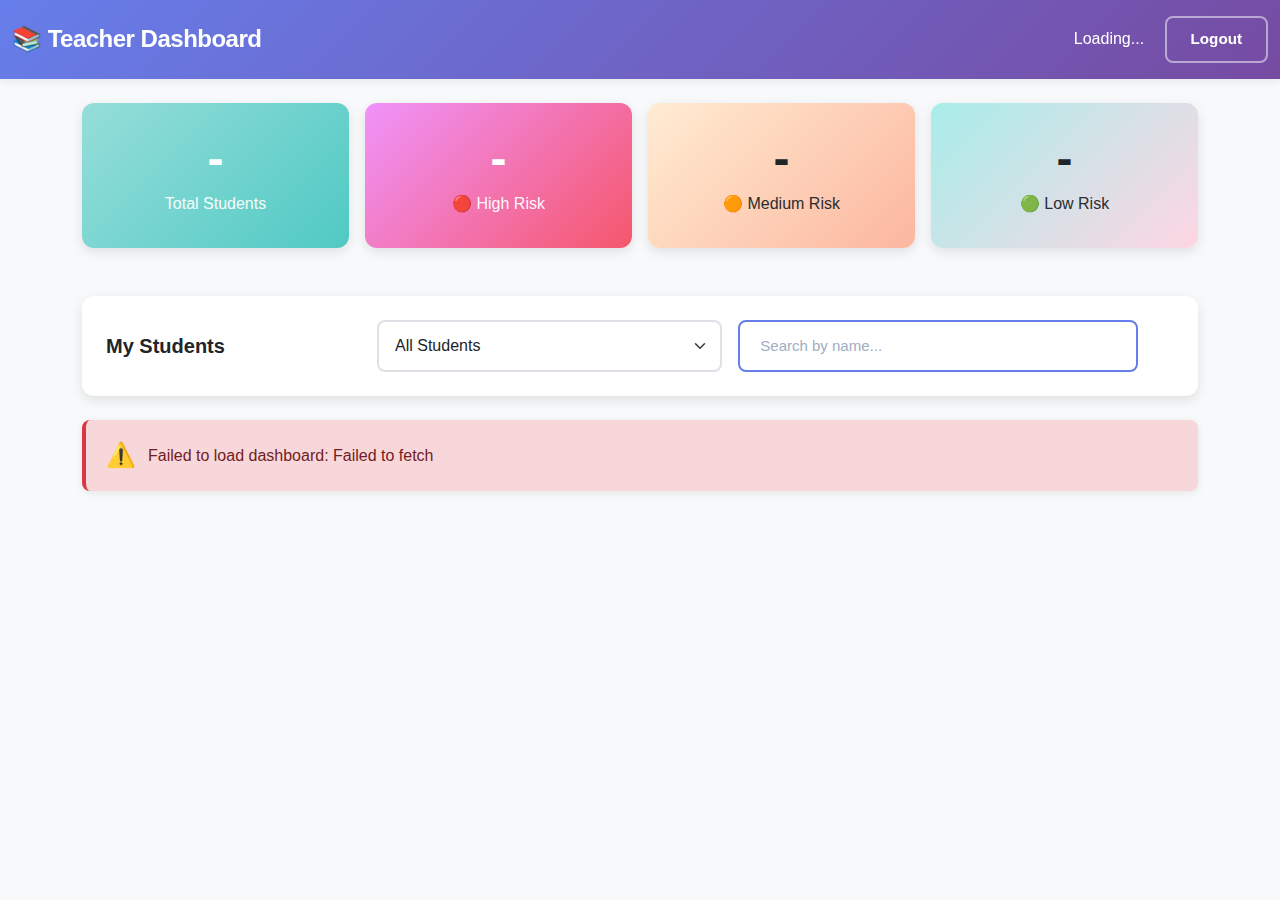
<file: dashboards/frontend/index.html>
<!DOCTYPE html>
<html lang="en">
<head>
  <meta charset="UTF-8">
  <title>Teacher Dashboard</title>
  <meta name="viewport" content="width=device-width, initial-scale=1">
  <link href="https://cdn.jsdelivr.net/npm/bootstrap@5.1.3/dist/css/bootstrap.min.css" rel="stylesheet">
  <link href="style.css" rel="stylesheet">
  <style>
    /* Modern Search Bar Styling - Inline with filters */
    .search-input-wrapper {
      position: relative;
      flex: 1;
      max-width: 400px;
    }
    
    .inline-search-bar {
      width: 100%;
      padding: 12px 90px 12px 20px;
      border: 2px solid #667eea;
      border-radius: 8px;
      background: #ffffff;
      font-size: 15px;
      outline: none;
      transition: all 0.3s ease;
    }
    
    .inline-search-bar:focus {
      border-color: #764ba2;
      box-shadow: 0 0 0 3px rgba(102, 126, 234, 0.1);
    }
    
    .inline-search-bar::placeholder {
      color: #a0aec0;
    }
    
    .inline-clear-btn {
      position: absolute;
      right: 12px;
      top: 50%;
      transform: translateY(-50%);
      background: transparent;
      border: none;
      color: #667eea;
      font-size: 14px;
      font-weight: 500;
      cursor: pointer;
      padding: 4px 8px;
      transition: all 0.2s;
      opacity: 0;
      pointer-events: none;
    }
    
    .inline-clear-btn.visible {
      opacity: 1;
      pointer-events: all;
    }
    
    .inline-clear-btn:hover {
      color: #764ba2;
    }
  </style>
</head>
<body class="bg-light">
  <!-- Navigation -->
  <nav class="navbar navbar-dark" style="background: linear-gradient(135deg, #667eea 0%, #764ba2 100%);">
    <div class="container-fluid">
      <span class="navbar-brand mb-0 h1">📚 Teacher Dashboard</span>
      <div>
        <span class="text-white me-3" id="teacher-name">Loading...</span>
        <button class="btn btn-outline-light" onclick="logout()">Logout</button>
      </div>
    </div>
  </nav>

  <div class="container mt-4">
    <!-- KPI Cards -->
    <div class="row g-3 mb-4">
      <div class="col-md-3">
        <div class="card stat-card info">
          <h2 id="total-students">-</h2>
          <p>Total Students</p>
        </div>
      </div>
      <div class="col-md-3">
        <div class="card stat-card danger">
          <h2 id="high-risk">-</h2>
          <p>🔴 High Risk</p>
        </div>
      </div>
      <div class="col-md-3">
        <div class="card stat-card warning">
          <h2 id="medium-risk">-</h2>
          <p>🟠 Medium Risk</p>
        </div>
      </div>
      <div class="col-md-3">
        <div class="card stat-card success">
          <h2 id="low-risk">-</h2>
          <p>🟢 Low Risk</p>
        </div>
      </div>
    </div>

    <!-- Filters and Search in One Row -->
    <div class="card mb-4">
      <div class="card-body">
        <div class="row g-3 align-items-center">
          <div class="col-md-3">
            <h5 class="mb-0">My Students</h5>
          </div>
          <div class="col-md-4">
            <select id="filter" class="form-select" onchange="filterStudents()">
              <option value="all">All Students</option>
              <option value="High Risk">High Risk Only</option>
              <option value="Medium Risk">Medium Risk Only</option>
              <option value="Low Risk">Low Risk Only</option>
            </select>
          </div>
          <div class="col-md-5">
            <div class="search-input-wrapper">
              <input type="text" 
                     id="search-name" 
                     class="inline-search-bar"
                     placeholder="Search by name..."
                     oninput="handleSearchInput()">
              <button class="inline-clear-btn" id="clear-btn" onclick="clearSearch()">Clear</button>
            </div>
          </div>
        </div>
      </div>
    </div>

    <!-- Students Grid -->
    <div id="error" class="alert alert-danger d-none"></div>
    <div id="students-list" class="row g-3"></div>
  </div>

  <!-- Student Detail Modal -->
  <div class="modal fade" id="studentModal" tabindex="-1">
    <div class="modal-dialog modal-lg">
      <div class="modal-content">
        <div class="modal-header" style="background: linear-gradient(135deg, #667eea 0%, #764ba2 100%); color: white;">
          <h5 class="modal-title" id="modal-student-name">Student Details</h5>
          <button type="button" class="btn-close btn-close-white" data-bs-dismiss="modal"></button>
        </div>
        <div class="modal-body">
          <div class="row mb-3">
            <div class="col-md-6">
              <p><strong>Roll No:</strong> <span id="detail-roll">-</span></p>
              <p><strong>Branch:</strong> <span id="detail-branch">-</span></p>
              <p><strong>Year:</strong> <span id="detail-year">-</span></p>
              <p><strong>GPA:</strong> <span id="detail-gpa">-</span></p>
            </div>
            <div class="col-md-6">
              <p><strong>Attendance:</strong> <span id="detail-attendance">-</span>%</p>
              <p><strong>Risk Level:</strong> <span id="detail-risk" class="badge">-</span></p>
              <p><strong>Risk Score:</strong> <span id="detail-score">-</span></p>
            </div>
          </div>
          <hr>
          <h6>Personalized Recommendations</h6>
          <ul id="detail-recommendations" class="mb-0"></ul>
        </div>
        <div class="modal-footer">
          <button type="button" class="btn btn-secondary" data-bs-dismiss="modal">Close</button>
          <button type="button" class="btn btn-primary">Send Message</button>
        </div>
      </div>
    </div>
  </div>

  <script src="https://cdn.jsdelivr.net/npm/bootstrap@5.1.3/dist/js/bootstrap.bundle.min.js"></script>
  <script src="common.js"></script>
  <script>
    const TEACHER_ID = Auth.getUser()?.user_id || 1;
    let allStudents = [];
    let modalInstance;

    async function loadDashboard() {
      try {
        const data = await API.get(`/teachers/${TEACHER_ID}/dashboard`);
        
        if (data.error) {
          showError(data.error);
          return;
        }

        // Update teacher name
        if (data.teacher) {
          document.getElementById('teacher-name').textContent = 
            data.teacher.name || data.teacher.teacher_name || 'Teacher';
        }

        // Update statistics
        const stats = data.statistics || {};
        document.getElementById('total-students').textContent = stats.total_students || 0;
        document.getElementById('high-risk').textContent = stats.high_risk || 0;
        document.getElementById('medium-risk').textContent = stats.medium_risk || 0;
        document.getElementById('low-risk').textContent = stats.low_risk || 0;

        // Store and render students
        allStudents = data.students || [];
        renderStudents(allStudents);

      } catch (e) {
        showError('Failed to load dashboard: ' + e.message);
      }
    }

    function renderStudents(students) {
      const container = document.getElementById('students-list');
      container.innerHTML = '';

      if (!students.length) {
        container.innerHTML = '<div class="col-12"><div class="alert alert-info">No students found</div></div>';
        return;
      }

      students.forEach(s => {
        const risk = s.dropout_risk || 'Unknown';
        const score = RiskUtils.formatScore(s.risk_confidence);
        
        const card = document.createElement('div');
        card.className = 'col-md-4';
        card.innerHTML = `
          <div class="card student-card ${RiskUtils.getCardClass(risk)}" onclick="showDetails(${s.student_id})">
            <div class="card-body">
              <h6 class="card-title mb-3">${s.full_name || s.name || 'Student #' + s.student_id}</h6>
              <p class="mb-2"><small><strong>Roll:</strong> ${s.roll_number || '-'}</small></p>
              <p class="mb-2"><small><strong>Branch:</strong> ${s.branch_name || s.branch || '-'}</small></p>
              <p class="mb-2"><small><strong>GPA:</strong> ${Format.number(s.current_semester_gpa)}</small></p>
              <p class="mb-3"><small><strong>Attendance:</strong> ${Format.percentage(s.attendance_percentage)}</small></p>
              <span class="badge ${RiskUtils.getBadgeClass(risk)}">${risk}</span>
            </div>
          </div>
        `;
        container.appendChild(card);
      });
    }

    function handleSearchInput() {
      const searchInput = document.getElementById('search-name');
      const clearBtn = document.getElementById('clear-btn');
      
      // Show/hide clear button
      if (searchInput.value.trim()) {
        clearBtn.classList.add('visible');
      } else {
        clearBtn.classList.remove('visible');
      }
      
      filterStudents();
    }

    function clearSearch() {
      document.getElementById('search-name').value = '';
      document.getElementById('clear-btn').classList.remove('visible');
      filterStudents();
    }

    function filterStudents() {
      const riskVal = document.getElementById('filter').value;
      const searchVal = (document.getElementById('search-name')?.value || '').trim().toLowerCase();

      let filtered = allStudents;

      // Filter by risk
      if (riskVal !== 'all') {
        filtered = filtered.filter(s => s.dropout_risk === riskVal);
      }

      // Filter by name (full_name or name)
      if (searchVal) {
        filtered = filtered.filter(s => {
          const name = (s.full_name || s.name || '').toLowerCase();
          return name.includes(searchVal);
        });
      }

      renderStudents(filtered);
    }

    function showDetails(studentId) {
      const s = allStudents.find(x => x.student_id == studentId);
      if (!s) return;

      document.getElementById('modal-student-name').textContent = s.full_name || s.name || 'Student';
      document.getElementById('detail-roll').textContent = s.roll_number || '-';
      document.getElementById('detail-branch').textContent = s.branch_name || s.branch || '-';
      document.getElementById('detail-year').textContent = s.year || '-';
      document.getElementById('detail-gpa').textContent = Format.number(s.current_semester_gpa);
      document.getElementById('detail-attendance').textContent = Format.percentage(s.attendance_percentage);
      
      const risk = s.dropout_risk || 'Unknown';
      const riskEl = document.getElementById('detail-risk');
      riskEl.textContent = risk;
      riskEl.className = 'badge ' + RiskUtils.getBadgeClass(risk);

      // Fixed: Better handling of risk_confidence with fallback
      let riskScore = '-';
      if (s.risk_confidence !== null && s.risk_confidence !== undefined) {
        // Try RiskUtils.formatScore first, fallback to manual formatting
        if (typeof RiskUtils !== 'undefined' && RiskUtils.formatScore) {
          riskScore = RiskUtils.formatScore(s.risk_confidence);
        } else {
          // Manual formatting as percentage
          riskScore = (s.risk_confidence * 100).toFixed(1) + '%';
        }
      }
      document.getElementById('detail-score').textContent = riskScore;

      // Display recommendations from student_analytics_results.json
      displayRecommendations(s.recommendations);

      if (!modalInstance) {
        modalInstance = new bootstrap.Modal(document.getElementById('studentModal'));
      }
      modalInstance.show();
    }

    function displayRecommendations(recommendations) {
      const container = document.getElementById('detail-recommendations');
      container.innerHTML = '';

      if (!recommendations || recommendations.length === 0) {
        container.innerHTML = '<li class="text-muted">No recommendations available</li>';
        return;
      }

      // Handle both string and array formats
      let recList = [];
      
      if (typeof recommendations === 'string') {
        // Split by common delimiters: comma, period+space, newline, bullet points
        recList = recommendations
          .split(/[,\n]|\.\s+|•|\d+\.\s+/)
          .map(r => r.trim())
          .filter(r => r.length > 10); // Filter out very short fragments
      } else if (Array.isArray(recommendations)) {
        recList = recommendations;
      }

      // If no valid recommendations found, show the raw text
      if (recList.length === 0 && typeof recommendations === 'string') {
        container.innerHTML = `<li>${recommendations}</li>`;
        return;
      }

      // Display each recommendation as a list item
      recList.forEach(rec => {
        const li = document.createElement('li');
        li.textContent = rec;
        li.style.marginBottom = '0.5rem';
        container.appendChild(li);
      });
    }

    window.addEventListener('load', loadDashboard);
  </script>
</body>
</html>
</file>
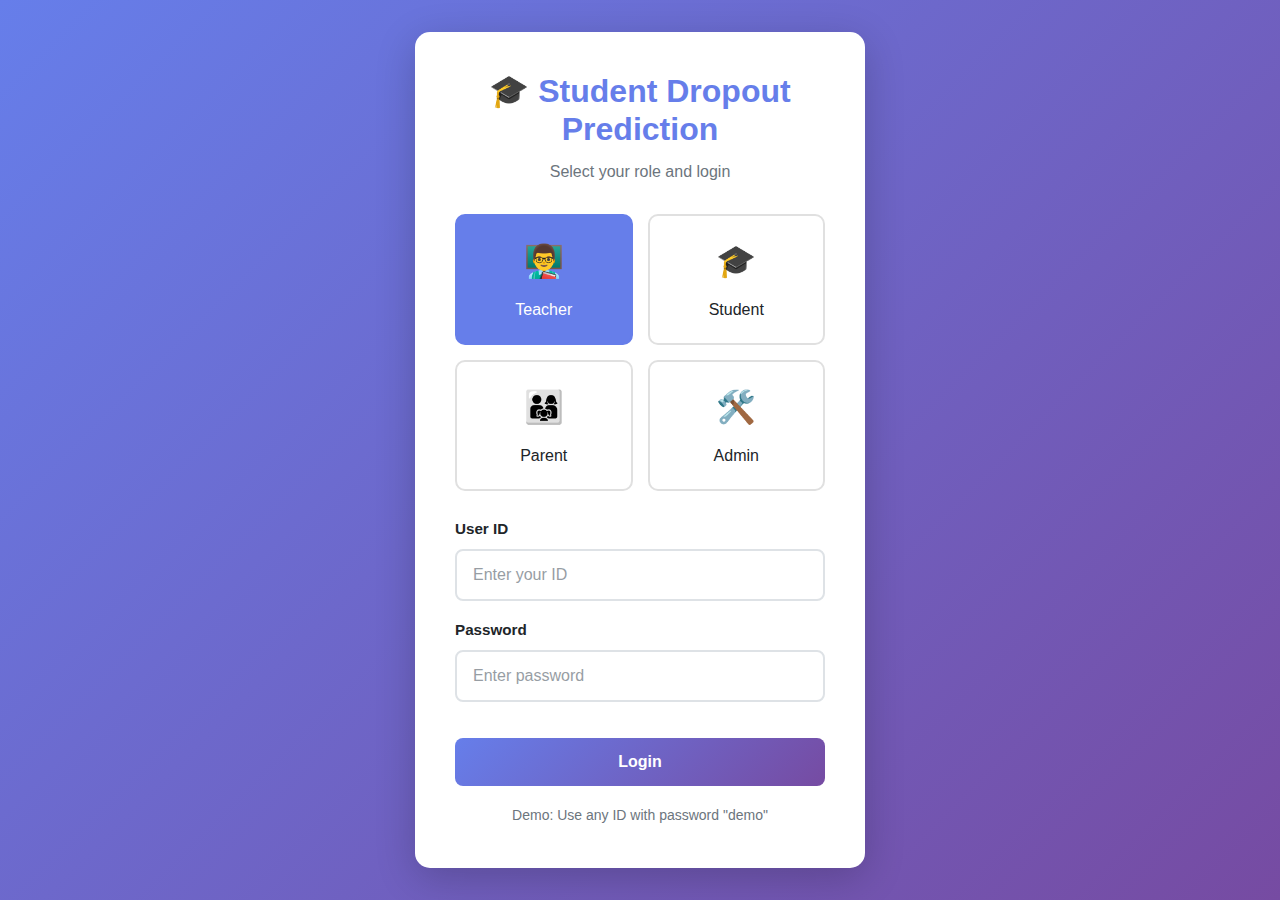
<file: dashboards/frontend/login.html>
<!DOCTYPE html>
<html lang="en">
<head>
  <meta charset="UTF-8">
  <meta name="viewport" content="width=device-width, initial-scale=1.0">
  <title>Login - Student Dropout Prediction System</title>
  <link href="https://cdn.jsdelivr.net/npm/bootstrap@5.1.3/dist/css/bootstrap.min.css" rel="stylesheet">
  <link href="style.css" rel="stylesheet">
  <style>
    body {
      background: linear-gradient(135deg, #667eea 0%, #764ba2 100%);
      min-height: 100vh;
      display: flex;
      align-items: center;
      justify-content: center;
    }
    .login-card {
      max-width: 450px;
      width: 100%;
      background: white;
      border-radius: 15px;
      box-shadow: 0 10px 40px rgba(0,0,0,0.2);
      padding: 40px;
    }
    .logo {
      text-align: center;
      margin-bottom: 30px;
    }
    .logo h2 {
      color: #667eea;
      font-weight: 700;
      margin-bottom: 10px;
    }
    .role-selector {
      display: grid;
      grid-template-columns: repeat(2, 1fr);
      gap: 15px;
      margin-bottom: 25px;
    }
    .role-btn {
      padding: 20px;
      border: 2px solid #e0e0e0;
      border-radius: 10px;
      cursor: pointer;
      transition: all 0.3s;
      text-align: center;
      background: white;
    }
    .role-btn:hover {
      border-color: #667eea;
      background: #f8f9ff;
    }
    .role-btn.active {
      border-color: #667eea;
      background: #667eea;
      color: white;
    }
    .role-btn .icon {
      font-size: 32px;
      margin-bottom: 10px;
    }
    .btn-login {
      width: 100%;
      padding: 12px;
      font-size: 16px;
      font-weight: 600;
      background: linear-gradient(135deg, #667eea 0%, #764ba2 100%);
      border: none;
      border-radius: 8px;
      margin-top: 20px;
    }
  </style>
</head>
<body>
  <div class="login-card">
    <div class="logo">
      <h2>🎓 Student Dropout Prediction</h2>
      <p class="text-muted">Select your role and login</p>
    </div>

    <div class="role-selector">
      <div class="role-btn" onclick="selectRole('teacher')" id="role-teacher">
        <div class="icon">👨‍🏫</div>
        <div>Teacher</div>
      </div>
      <div class="role-btn" onclick="selectRole('student')" id="role-student">
        <div class="icon">🎓</div>
        <div>Student</div>
      </div>
      <div class="role-btn" onclick="selectRole('parent')" id="role-parent">
        <div class="icon">👨‍👩‍👧</div>
        <div>Parent</div>
      </div>
      <div class="role-btn" onclick="selectRole('admin')" id="role-admin">
        <div class="icon">🛠️</div>
        <div>Admin</div>
      </div>
    </div>

    <form id="login-form">
      <div class="mb-3">
        <label class="form-label">User ID</label>
        <input type="text" class="form-control" id="user-id" placeholder="Enter your ID" required>
      </div>
      <div class="mb-3">
        <label class="form-label">Password</label>
        <input type="password" class="form-control" id="password" placeholder="Enter password" required>
      </div>
      <div id="error" class="alert alert-danger d-none"></div>
      <button type="submit" class="btn btn-primary btn-login">Login</button>
    </form>

    <div class="text-center mt-3">
      <small class="text-muted">Demo: Use any ID with password "demo"</small>
    </div>
  </div>

  <script src="https://cdn.jsdelivr.net/npm/bootstrap@5.1.3/dist/js/bootstrap.bundle.min.js"></script>
  <script src="common.js"></script>
  <script>
    let selectedRole = 'teacher';

    function selectRole(role) {
      selectedRole = role;
      document.querySelectorAll('.role-btn').forEach(btn => btn.classList.remove('active'));
      document.getElementById(`role-${role}`).classList.add('active');
    }

    // Default selection
    selectRole('teacher');

    document.getElementById('login-form').addEventListener('submit', async (e) => {
      e.preventDefault();
      
      const userId = document.getElementById('user-id').value;
      const password = document.getElementById('password').value;
      
      try {
        showLoading();
        const response = await fetch(`${CONFIG.API_BASE}/auth/login`, {
          method: 'POST',
          headers: {'Content-Type': 'application/json'},
          body: JSON.stringify({
            user_id: userId,
            user_type: selectedRole,
            password: password
          })
        });
        
        const data = await response.json();
        hideLoading();
        
        if (data.success) {
          Auth.setToken(data.token);
          Auth.setRole(selectedRole);
          Auth.setUser({user_id: userId, user_type: selectedRole});
          
          // Redirect to appropriate dashboard
          const dashboards = {
            teacher: 'index.html',
            student: 'student.html',
            parent: 'parent.html',
            admin: 'admin.html'
          };
          window.location.href = dashboards[selectedRole];
        } else {
          showError('Invalid credentials');
        }
      } catch (error) {
        hideLoading();
        showError('Login failed: ' + error.message);
      }
    });
  </script>
</body>
</html>
</file>
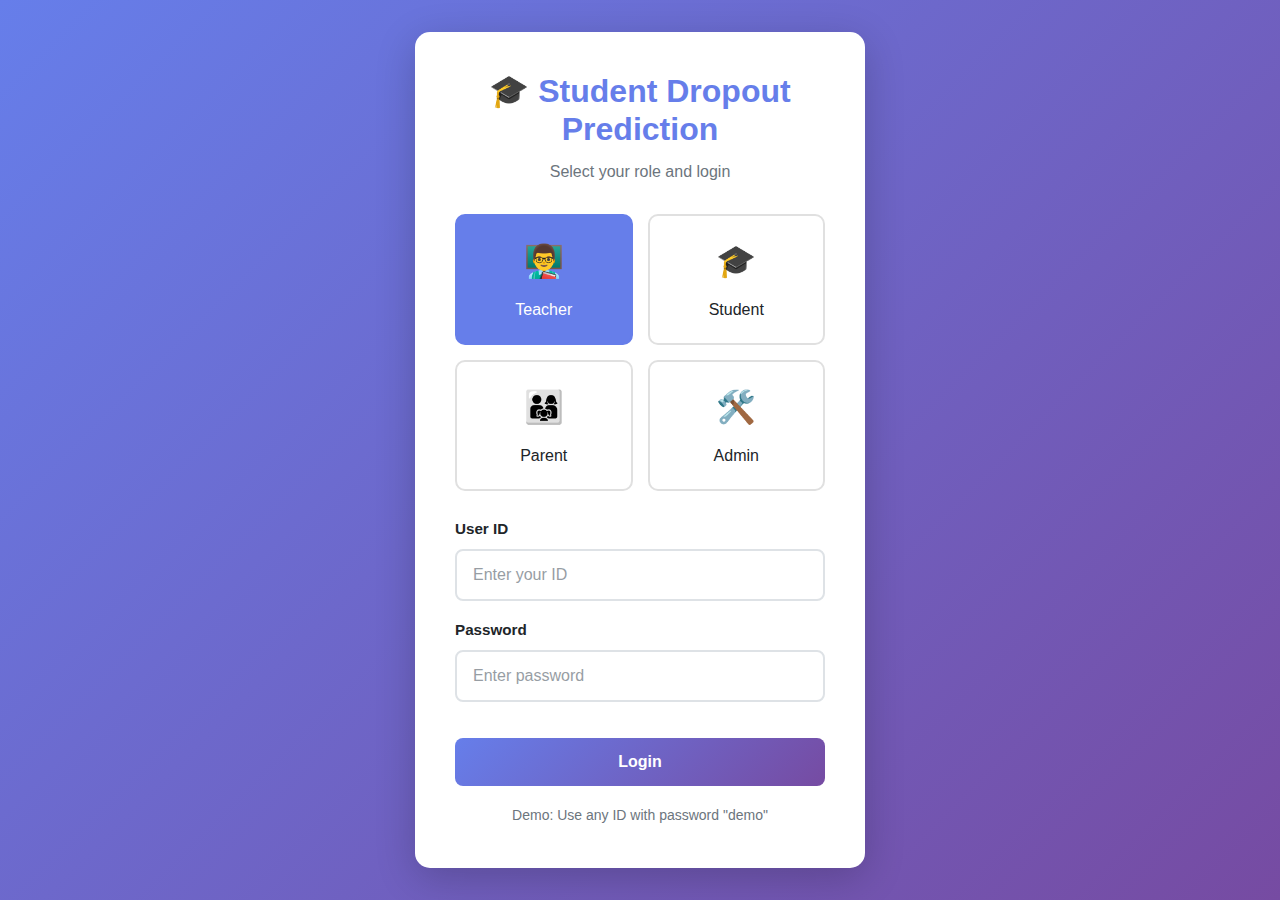
<file: dashboards/frontend/parent.html>
<!DOCTYPE html>
<html lang="en">
<head>
  <meta charset="UTF-8">
  <title>Parent Dashboard</title>
  <meta name="viewport" content="width=device-width, initial-scale=1">
  <link href="https://cdn.jsdelivr.net/npm/bootstrap@5.1.3/dist/css/bootstrap.min.css" rel="stylesheet">
  <link href="style.css" rel="stylesheet">
  <style>
    .parent-header {
      background: linear-gradient(135deg, #f093fb 0%, #f5576c 100%);
      color: white;
      padding: 30px;
      border-radius: 15px;
      margin-bottom: 30px;
    }
    .child-card {
      cursor: pointer;
      transition: all 0.3s;
      border-left: 5px solid #f093fb;
    }
    .child-card:hover {
      transform: translateY(-5px);
      box-shadow: 0 8px 20px rgba(0,0,0,0.15);
    }
    .info-section {
      background: white;
      border-radius: 12px;
      padding: 25px;
      margin-bottom: 20px;
      box-shadow: 0 4px 12px rgba(0,0,0,0.08);
    }
    .contact-box {
      background: #fff3cd;
      border-left: 4px solid #ffc107;
      padding: 20px;
      border-radius: 8px;
    }
  </style>
</head>
<body class="bg-light">
  <!-- Navigation -->
  <nav class="navbar navbar-dark" style="background: linear-gradient(135deg, #f093fb 0%, #f5576c 100%);">
    <div class="container-fluid">
      <span class="navbar-brand mb-0 h1">👨‍👩‍👧 Parent Dashboard</span>
      <button class="btn btn-outline-light" onclick="logout()">Logout</button>
    </div>
  </nav>

  <div class="container mt-4">
    <!-- Header -->
    <div class="parent-header">
      <h2>👋 Welcome, Parent!</h2>
      <p class="mb-0">Monitor your child's academic progress and well-being</p>
    </div>

    <div id="error" class="alert alert-danger d-none"></div>

    <!-- Child Profile -->
    <div class="row">
      <!-- Left Column: Quick Stats -->
      <div class="col-md-4">
        <div class="info-section text-center">
          <h5 class="mb-4">Child Profile</h5>
          <div class="mb-3">
            <div style="width: 100px; height: 100px; border-radius: 50%; background: linear-gradient(135deg, #667eea 0%, #764ba2 100%); display: flex; align-items: center; justify-content: center; margin: 0 auto 15px; font-size: 40px; color: white;">
              👤
            </div>
            <h4 id="child-name">-</h4>
            <p class="text-muted mb-0" id="child-roll">Roll: -</p>
          </div>
          <hr>
          <p><strong>Branch:</strong> <span id="child-branch">-</span></p>
          <p><strong>Year:</strong> <span id="child-year">-</span></p>
          <p><strong>Semester:</strong> <span id="child-semester">-</span></p>
        </div>

        <!-- Risk Alert -->
        <div class="info-section">
          <h5 class="mb-3">⚠️ Risk Status</h5>
          <div class="text-center">
            <span id="risk-badge" class="badge bg-secondary fs-5 mb-3">Loading...</span>
            <p class="mb-0">Risk Score: <span id="risk-score">-</span></p>
          </div>
        </div>

        <!-- Contact Teacher -->
        <div class="contact-box">
          <h6>📞 Need Help?</h6>
          <p class="mb-2 small">Contact Class Coordinator:</p>
          <p class="mb-0"><strong id="coordinator-name">-</strong></p>
          <button class="btn btn-warning btn-sm mt-2 w-100">Send Message</button>
        </div>
      </div>

      <!-- Right Column: Detailed Performance -->
      <div class="col-md-8">
        <!-- Academic Performance -->
        <div class="card mb-4">
          <div class="card-header bg-primary text-white">
            <h5 class="mb-0">📊 Academic Performance</h5>
          </div>
          <div class="card-body">
            <div class="row text-center">
              <div class="col-md-4 mb-3">
                <div class="stat-card info">
                  <h2 id="gpa-value">-</h2>
                  <p>Current GPA</p>
                </div>
              </div>
              <div class="col-md-4 mb-3">
                <div class="stat-card warning">
                  <h2 id="attendance-value">-</h2>
                  <p>Attendance %</p>
                </div>
              </div>
              <div class="col-md-4 mb-3">
                <div class="stat-card success">
                  <h2 id="credits-value">-</h2>
                  <p>Credits Earned</p>
                </div>
              </div>
            </div>

            <hr>

            <h6 class="mb-3">Subject-wise Performance</h6>
            <div id="subjects-list">
              <p class="text-muted">Loading subject data...</p>
            </div>
          </div>
        </div>

        <!-- Attendance Trend -->
        <div class="card mb-4">
          <div class="card-header bg-info text-white">
            <h5 class="mb-0">📅 Attendance Details</h5>
          </div>
          <div class="card-body">
            <div class="row">
              <div class="col-md-6 mb-3">
                <p><strong>First Half:</strong> <span id="attendance-first">-</span>%</p>
                <div class="progress">
                  <div class="progress-bar bg-info" id="progress-first" style="width: 0%"></div>
                </div>
              </div>
              <div class="col-md-6 mb-3">
                <p><strong>Second Half:</strong> <span id="attendance-second">-</span>%</p>
                <div class="progress">
                  <div class="progress-bar bg-info" id="progress-second" style="width: 0%"></div>
                </div>
              </div>
            </div>
            <p class="mb-0"><strong>Trend:</strong> <span id="attendance-trend" class="badge">-</span></p>
          </div>
        </div>

        <!-- Recommendations -->
        <div class="card">
          <div class="card-header bg-success text-white">
            <h5 class="mb-0">💡 Teacher Recommendations</h5>
          </div>
          <div class="card-body">
            <div id="recommendations-list">
              <p class="text-muted">Loading recommendations...</p>
            </div>
          </div>
        </div>
      </div>
    </div>
  </div>

  <script src="https://cdn.jsdelivr.net/npm/bootstrap@5.1.3/dist/js/bootstrap.bundle.min.js"></script>
  <script src="common.js"></script>
  <script>
    const PARENT_ID = Auth.getUser()?.user_id || 1;
    const STUDENT_ID = PARENT_ID; // In real system, link via separate parent table

    async function loadDashboard() {
      try {
        const data = await API.get(`/parents/${PARENT_ID}/child/${STUDENT_ID}`);
        
        if (data.error) {
          showError(data.error);
          return;
        }

        const student = data.student || {};
        const predictions = data.predictions || {};

        // Update child profile
        document.getElementById('child-name').textContent = student.full_name || student.firstname || 'Student';
        document.getElementById('child-roll').textContent = 'Roll: ' + (student.roll_number || '-');
        document.getElementById('child-branch').textContent = student.branch_name || student.branch || '-';
        document.getElementById('child-year').textContent = student.year || '-';
        document.getElementById('child-semester').textContent = student.semester || '-';
        document.getElementById('coordinator-name').textContent = student.class_coordinator || 'Not Assigned';

        // Update risk status
        const risk = predictions.dropout_risk || 'Unknown';
        const riskEl = document.getElementById('risk-badge');
        riskEl.textContent = risk;
        riskEl.className = 'badge fs-5 mb-3 ' + RiskUtils.getBadgeClass(risk);
        document.getElementById('risk-score').textContent = RiskUtils.formatScore(predictions.dropout_risk_score);

        // Update academic metrics
        document.getElementById('gpa-value').textContent = Format.number(student.current_semester_gpa);
        document.getElementById('attendance-value').textContent = Format.percentage(student.attendance_percentage);
        document.getElementById('credits-value').textContent = student.total_credits_completed || '-';

        // Update attendance details
        const firstHalf = student.attendance_first_half || 0;
        const secondHalf = student.attendance_second_half || 0;
        document.getElementById('attendance-first').textContent = Format.number(firstHalf);
        document.getElementById('attendance-second').textContent = Format.number(secondHalf);
        document.getElementById('progress-first').style.width = firstHalf + '%';
        document.getElementById('progress-second').style.width = secondHalf + '%';
        
        const trend = student.attendance_trend || 0;
        const trendEl = document.getElementById('attendance-trend');
        if (trend > 0) {
          trendEl.textContent = '↑ Improving';
          trendEl.className = 'badge bg-success';
        } else if (trend < 0) {
          trendEl.textContent = '↓ Declining';
          trendEl.className = 'badge bg-danger';
        } else {
          trendEl.textContent = '→ Stable';
          trendEl.className = 'badge bg-secondary';
        }

        // Load subjects
        loadSubjects(student);

        // Load recommendations
        loadRecommendations(predictions.recommendations);

      } catch (e) {
        showError('Failed to load dashboard: ' + e.message);
      }
    }

    function loadSubjects(student) {
      const container = document.getElementById('subjects-list');
      const subjects = {
        'Chemistry': student.marks_subject_chemistry,
        'Computer Science': student.marks_subject_computer_science || student.marks_subject_computerscience,
        'Electronics': student.marks_subject_electronics,
        'Mathematics': student.marks_subject_mathematics,
        'Physics': student.marks_subject_physics
      };

      let html = '<div class="row">';
      for (const [name, marks] of Object.entries(subjects)) {
        if (marks != null) {
          const status = marks >= 75 ? '✅ Excellent' : marks >= 50 ? '⚠️ Good' : '❌ Needs Improvement';
          html += `
            <div class="col-md-6 mb-2">
              <p class="mb-1"><strong>${name}:</strong> ${Format.number(marks)}% ${status}</p>
            </div>
          `;
        }
      }
      html += '</div>';

      container.innerHTML = html;
    }

    function loadRecommendations(recommendations) {
      const container = document.getElementById('recommendations-list');
      const recs = RecommendationUtils.parse(recommendations);

      if (!recs.length) {
        container.innerHTML = '<p class="text-muted mb-0">No recommendations at this time. Your child is doing well! 🎉</p>';
        return;
      }

      let html = '<ul class="mb-0">';
      recs.forEach(rec => {
        html += `<li class="mb-2">${rec}</li>`;
      });
      html += '</ul>';

      container.innerHTML = html;
    }

    window.addEventListener('load', loadDashboard);
  </script>
</body>
</html>
</file>
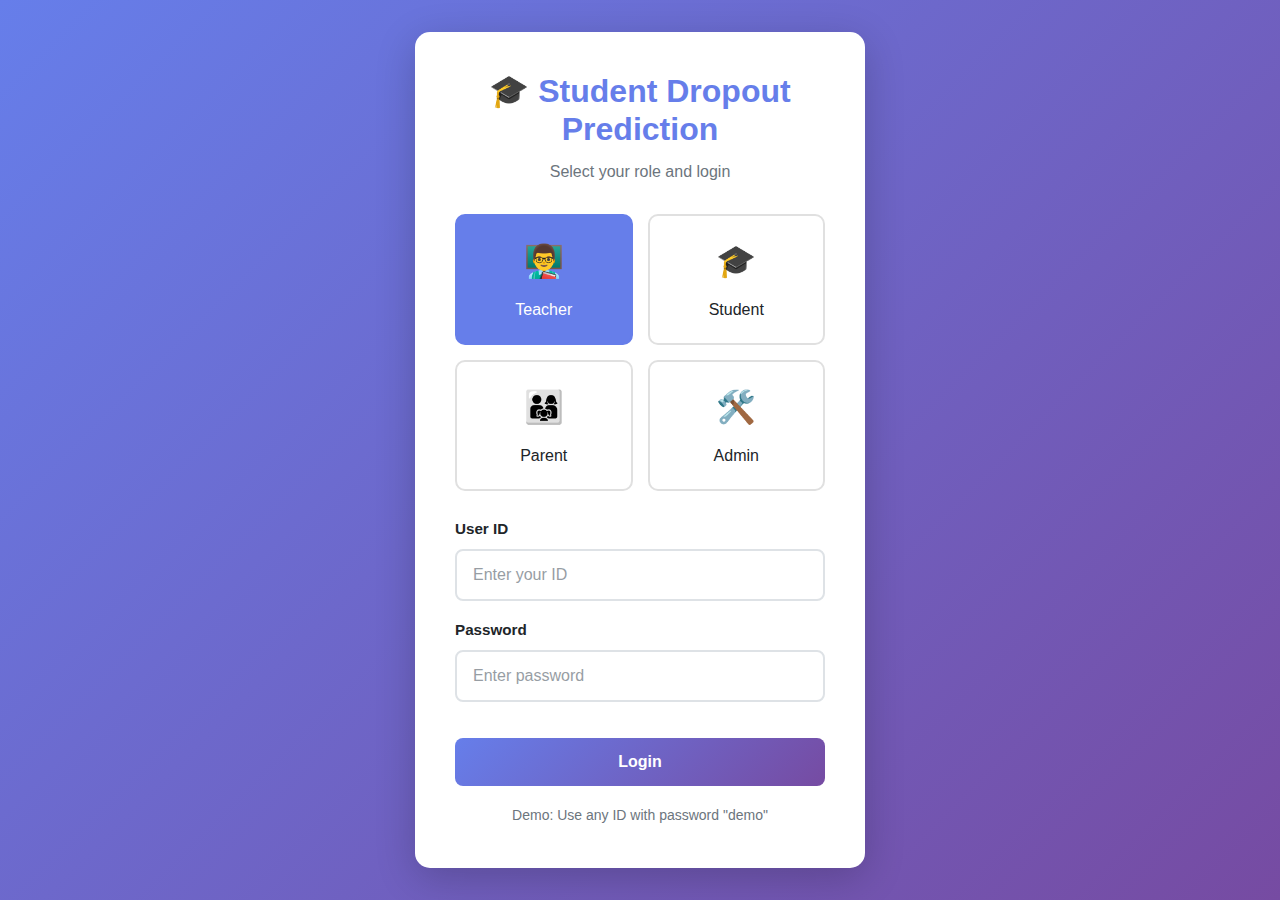
<file: dashboards/frontend/student.html>
<!DOCTYPE html>
<html lang="en">
<head>
  <meta charset="UTF-8">
  <title>Student Dashboard</title>
  <meta name="viewport" content="width=device-width, initial-scale=1">
  <link href="https://cdn.jsdelivr.net/npm/bootstrap@5.1.3/dist/css/bootstrap.min.css" rel="stylesheet">
  <link href="style.css" rel="stylesheet">
  <style>
    .welcome-banner {
      background: linear-gradient(135deg, #667eea 0%, #764ba2 100%);
      color: white;
      padding: 40px;
      border-radius: 15px;
      margin-bottom: 30px;
      box-shadow: 0 10px 30px rgba(0,0,0,0.2);
    }
    .welcome-banner h2 {
      font-weight: 700;
      margin-bottom: 10px;
    }
    .performance-card {
      background: white;
      border-radius: 12px;
      padding: 25px;
      margin-bottom: 20px;
      box-shadow: 0 4px 12px rgba(0,0,0,0.08);
      transition: all 0.3s;
    }
    .performance-card:hover {
      transform: translateY(-5px);
      box-shadow: 0 8px 20px rgba(0,0,0,0.12);
    }
    .metric-circle {
      width: 120px;
      height: 120px;
      border-radius: 50%;
      display: flex;
      align-items: center;
      justify-content: center;
      font-size: 28px;
      font-weight: 700;
      margin: 0 auto 15px;
    }
    .gpa-circle {
      background: linear-gradient(135deg, #667eea 0%, #764ba2 100%);
      color: white;
    }
    .attendance-circle {
      background: linear-gradient(135deg, #f093fb 0%, #f5576c 100%);
      color: white;
    }
    .subject-bar {
      margin-bottom: 15px;
    }
    .subject-bar .progress {
      height: 25px;
      border-radius: 10px;
      background: #f0f0f0;
    }
    .subject-bar .progress-bar {
      font-weight: 600;
      display: flex;
      align-items: center;
      justify-content: center;
    }
    .recommendation-item {
      background: #f8f9ff;
      border-left: 4px solid #667eea;
      padding: 15px;
      margin-bottom: 15px;
      border-radius: 8px;
    }
    .risk-indicator {
      display: inline-block;
      padding: 10px 20px;
      border-radius: 25px;
      font-weight: 600;
      font-size: 18px;
    }
    /* ============================================
   Micro-Learning Recommendations
   ============================================ */

    .micro-learning-section {
      margin-top: 2rem;
    }

    .micro-card {
      display: flex;
      align-items: center;
      background: var(--white);
      border-radius: var(--border-radius);
      box-shadow: var(--box-shadow);
      padding: 1.2rem;
      margin-bottom: 1rem;
      transition: var(--transition);
      cursor: pointer;
    }

    .micro-card:hover {
      transform: translateY(-4px);
      box-shadow: var(--box-shadow-lg);
    }

    .micro-icon {
      font-size: 2.2rem;
      margin-right: 1rem;
      color: var(--primary-color);
    }

    .micro-info h5 {
      margin: 0;
      font-size: 1.1rem;
      font-weight: 700;
    }

    .micro-info p {
      margin: 0;
      font-size: 0.9rem;
      color: var(--muted-text);
    }

    .micro-tags {
      margin-top: 0.4rem;
      display: flex;
      gap: 0.4rem;
    }

    .micro-tag {
      background: var(--primary-color);
      color: white;
      font-size: 0.75rem;
      padding: 0.25rem 0.6rem;
      border-radius: 6px;
    }

    .micro-progress {
      width: 100%;
      margin-top: 0.6rem;
      height: 8px;
      background: #e9ecef;
      border-radius: 6px;
      overflow: hidden;
    }

    .micro-progress-bar {
      height: 100%;
      background: linear-gradient(135deg, var(--primary-color), var(--secondary-color));
      width: 40%; /* dynamic */
      transition: width 0.5s ease;
    }

    .xp-points {
      margin-left: auto;
      font-weight: 700;
      font-size: 0.9rem;
      background: var(--success-color);
      color: white;
      padding: 0.4rem 0.7rem;
      border-radius: 6px;
    }

  </style>
</head>
<body class="bg-light">
  <!-- Navigation -->
  <nav class="navbar navbar-dark" style="background: linear-gradient(135deg, #667eea 0%, #764ba2 100%);">
    <div class="container-fluid">
      <span class="navbar-brand mb-0 h1">🎓 Student Dashboard</span>
      <button class="btn btn-outline-light" onclick="logout()">Logout</button>
    </div>
  </nav>

  <div class="container mt-4">
    <!-- Welcome Banner -->
    <div class="welcome-banner">
      <h2 id="student-name">Welcome, Student!</h2>
      <p class="mb-0" id="student-info">Loading your information...</p>
    </div>

    <div id="error" class="alert alert-danger d-none"></div>

    <!-- Main Content -->
    <div class="row">
      <!-- Left Column: Performance Metrics -->
      <div class="col-md-4">
        <!-- GPA Card -->
        <div class="performance-card text-center">
          <h5 class="mb-3">Current Semester GPA</h5>
          <div class="metric-circle gpa-circle" id="gpa-display">-</div>
          <p class="text-muted mb-2">Previous: <span id="prev-gpa">-</span></p>
          <p class="text-muted mb-0">Cumulative: <span id="cum-gpa">-</span></p>
        </div>

        <!-- Attendance Card -->
        <div class="performance-card text-center">
          <h5 class="mb-3">Attendance</h5>
          <div class="metric-circle attendance-circle" id="attendance-display">-</div>
          <p class="text-muted mb-0">Keep it above 75%! 💪</p>
        </div>

        <!-- Risk Status Card -->
        <div class="performance-card text-center">
          <h5 class="mb-3">Dropout Risk Status</h5>
          <div id="risk-status" class="risk-indicator">Loading...</div>
          <p class="text-muted mt-3 mb-0">Risk Score: <span id="risk-score">-</span></p>
        </div>
        <!-- Shared Resources from Teachers -->
        <div class="card mb-4">
            <div class="card-header bg-info text-white">
              <h5 class="mb-0">📂 Shared Resources</h5>
            </div>
            <div class="card-body" id="resources-container">
              <p class="text-muted mb-0">Loading resources...</p>
            </div>
        </div>

      </div>

      <!-- Right Column: Details -->
      <div class="col-md-8">
        <!-- Profile Details -->
        <div class="card mb-4">
          <div class="card-header bg-primary text-white">
            <h5 class="mb-0">📋 Profile Details</h5>
          </div>
          <div class="card-body">
            <div class="row">
              <div class="col-md-6 mb-3">
                <p><strong>Roll Number:</strong> <span id="roll-number">-</span></p>
                <p><strong>Branch:</strong> <span id="branch">-</span></p>
                <p><strong>Year:</strong> <span id="year">-</span></p>
              </div>
              <div class="col-md-6 mb-3">
                <p><strong>Semester:</strong> <span id="semester">-</span></p>
                <p><strong>Status:</strong> <span id="status" class="badge bg-success">-</span></p>
                <p><strong>Class Coordinator:</strong> <span id="coordinator">-</span></p>
              </div>
            </div>
          </div>
        </div>

        <!-- Subject Performance -->
        <div class="card mb-4">
          <div class="card-header bg-success text-white">
            <h5 class="mb-0">📚 Subject Performance</h5>
          </div>
          <div class="card-body" id="subjects-container">
            <p class="text-center text-muted">Loading subject data...</p>
          </div>
        </div>

        <!-- Personalized Recommendations -->
        <div class="micro-learning-section">
          <div class="d-flex justify-content-between align-items-center mb-3">
            <h4 class="text-gradient mb-0">🎯 Micro-Learning to Fix Weak Areas</h4>
            <button class="btn btn-primary btn-sm" onclick="loadMicroLearning()">
              Generate Recommendations
            </button>
          </div>
          <div id="micro-learning-container">
            <p class="text-muted mb-0">
              Click “Generate Recommendations” to get videos that help improve your weaknesses.
            </p>
          </div>
        </div>
      </div>
    </div>
  </div>

  <script src="https://cdn.jsdelivr.net/npm/bootstrap@5.1.3/dist/js/bootstrap.bundle.min.js"></script>
  <script src="common.js"></script>
  <script>
    const STUDENT_ID = Auth.getUser()?.user_id || 1;

    async function loadDashboard() {
      try {
        const data = await API.get(`/students/${STUDENT_ID}/dashboard`);
        
        if (data.error) {
          showError(data.error);
          return;
        }

        const student = data.student || {};
        const predictions = data.predictions || {};

        // Update welcome banner
        document.getElementById('student-name').textContent = 
          `Welcome, ${student.full_name || student.firstname || 'Student'}! 👋`;
        document.getElementById('student-info').textContent = 
          `${student.branch_name || student.branch || 'Computer Science'} - Year ${student.year || '-'}`;

        // Update profile details
        document.getElementById('roll-number').textContent = student.roll_number || '-';
        document.getElementById('branch').textContent = student.branch_name || student.branch || '-';
        document.getElementById('year').textContent = student.year || '-';
        document.getElementById('semester').textContent = student.semester || '-';
        document.getElementById('status').textContent = student.status || 'Active';
        document.getElementById('coordinator').textContent = student.class_coordinator || '-';

        // Update GPA
        const gpa = student.current_semester_gpa || 0;
        document.getElementById('gpa-display').textContent = Format.number(gpa);
        document.getElementById('prev-gpa').textContent = Format.number(student.previous_semester_gpa);
        document.getElementById('cum-gpa').textContent = Format.number(student.cumulative_gpa);

        // Update attendance
        const attendance = student.attendance_percentage || 0;
        document.getElementById('attendance-display').textContent = Format.percentage(attendance);

        // Update risk status
        const risk = predictions.dropout_risk || 'Unknown';
        const riskEl = document.getElementById('risk-status');
        riskEl.textContent = risk;
        riskEl.className = 'risk-indicator ' + RiskUtils.getBadgeClass(risk).replace('bg-', 'badge-risk-');
        document.getElementById('risk-score').textContent = RiskUtils.formatScore(predictions.dropout_risk_score);

        // Load subject performance
        loadSubjects(student);

        
        console.log('✅ About to call loadResources');
        // Load shared resources
        loadResources();
        
        // Load recommendations
        loadRecommendations(predictions.recommendations);


      } catch (e) {
        showError('Failed to load dashboard: ' + e.message);
      }
    }

    function loadSubjects(student) {
      const container = document.getElementById('subjects-container');
      const subjects = {
        'Chemistry': student.marks_subject_chemistry,
        'Computer Science': student.marks_subject_computer_science || student.marks_subject_computerscience,
        'Electronics': student.marks_subject_electronics,
        'Mathematics': student.marks_subject_mathematics,
        'Physics': student.marks_subject_physics
      };

      let html = '';
      for (const [name, marks] of Object.entries(subjects)) {
        if (marks != null) {
          const percentage = marks;
          const barClass = percentage >= 75 ? 'bg-success' : percentage >= 50 ? 'bg-warning' : 'bg-danger';
          html += `
            <div class="subject-bar">
              <div class="d-flex justify-content-between mb-1">
                <span><strong>${name}</strong></span>
                <span>${Format.number(percentage)}%</span>
              </div>
              <div class="progress">
                <div class="progress-bar ${barClass}" style="width: ${percentage}%">${Format.number(percentage)}%</div>
              </div>
            </div>
          `;
        }
      }

      container.innerHTML = html || '<p class="text-muted">No subject data available</p>';
    }

    function loadRecommendations(recommendations) {
      const container = document.getElementById('recommendations-container');
      const recs = RecommendationUtils.parse(recommendations);

      if (!recs.length) {
        container.innerHTML = '<p class="text-muted">No recommendations at this time. Keep up the great work! 🎉</p>';
        return;
      }

      let html = '';
      recs.forEach((rec, idx) => {
        html += `
          <div class="recommendation-item">
            <strong>${idx + 1}.</strong> ${rec}
          </div>
        `;
      });

      container.innerHTML = html;
    }

    async function loadResources() {
      const container = document.getElementById('resources-container');
      if (!container) return;

      try {
        const data = await API.get(`/students/${STUDENT_ID}/resources`);
        const resources = data.resources || [];

        if (!resources.length) {
          container.innerHTML = '<p class="text-muted mb-0">No resources shared yet.</p>';
          return;
        }

        let html = '<ul class="list-group">';
        resources.forEach(r => {
          const teacherName = r.teacher_name || `Teacher #${r.teacher_id}`;
          const created = r.created_at ? Format.date(r.created_at) : '';
          const typeBadge = `<span class="badge bg-secondary me-2 text-uppercase">${r.type}</span>`;
          const link = r.url ? `<a href="${r.url}" target="_blank" rel="noopener noreferrer">Open</a>` : '';

          html += `
            <li class="list-group-item">
              <div class="d-flex justify-content-between">
                <div>
                  ${typeBadge}<strong>${r.title}</strong>
                  <div class="text-muted small">By ${teacherName}${created ? ' • ' + created : ''}</div>
                  ${r.description ? `<div class="mt-1">${r.description}</div>` : ''}
                </div>
                <div class="text-end">${link}</div>
              </div>
            </li>
          `;
        });
        html += '</ul>';
        container.innerHTML = html;
      } catch (err) {
        console.error(err);
        container.innerHTML = '<p class="text-danger mb-0">Failed to load resources.</p>';
      }
    }

    async function loadMicroLearning() {
      const container = document.getElementById('micro-learning-container');
      if (!container) return;

      container.innerHTML = '<p class="text-muted">Loading personalized videos...</p>';

      try {
        const data = await API.get(`/students/${STUDENT_ID}/micro-learning`);
        const videos = data.videos || [];

        if (!videos.length) {
          container.innerHTML = '<p class="text-muted">No micro-learning suggestions right now.</p>';
          return;
        }

        let html = '';
        videos.forEach(v => {
          const width = Math.min(100, (v.estimated_minutes || 5) * 10); // fake progress
          html += `
            <div class="micro-card" onclick="window.open('${v.url}', '_blank')">
              <div class="micro-icon">🎥</div>
              <div class="micro-info">
                <h5>${v.title}</h5>
                <p>Recommended for your strengths in ${v.tag || 'your subjects'}</p>
                <div class="micro-tags">
                  <span class="micro-tag">${v.estimated_minutes || 5} min</span>
                  ${v.tag ? `<span class="micro-tag">${v.tag}</span>` : ''}
                </div>
                <div class="micro-progress">
                  <div class="micro-progress-bar" style="width: ${width}%;"></div>
                </div>
              </div>
              <div class="xp-points">+${v.xp_points || 50} XP</div>
            </div>
          `;
        });
        container.innerHTML = html;
      } catch (err) {
        console.error(err);
        container.innerHTML = '<p class="text-danger">Failed to load micro-learning videos.</p>';
      }
    }


    window.addEventListener('load', loadDashboard);
  </script>
</body>
</html>
</file>
<file: dashboards/frontend/style.css>
/* ============================================
   STUDENT DROPOUT PREDICTION SYSTEM
   Global Styles & Variables
   ============================================ */

:root {
  /* Color Palette */
  --primary-color: #667eea;
  --primary-dark: #5568d3;
  --secondary-color: #764ba2;
  --danger-color: #dc3545;
  --warning-color: #ffc107;
  --success-color: #28a745;
  --info-color: #17a2b8;
  
  /* Neutral Colors */
  --light-bg: #f8f9fa;
  --white: #ffffff;
  --dark-text: #212529;
  --muted-text: #6c757d;
  --border-color: #dee2e6;
  
  /* Spacing */
  --border-radius: 12px;
  --border-radius-sm: 8px;
  --border-radius-lg: 15px;
  
  /* Shadows */
  --box-shadow-sm: 0 2px 8px rgba(0, 0, 0, 0.08);
  --box-shadow: 0 4px 12px rgba(0, 0, 0, 0.1);
  --box-shadow-lg: 0 8px 20px rgba(0, 0, 0, 0.15);
  --box-shadow-xl: 0 10px 40px rgba(0, 0, 0, 0.2);
  
  /* Transitions */
  --transition-fast: all 0.2s ease;
  --transition: all 0.3s ease;
  --transition-slow: all 0.5s ease;
}

/* ============================================
   Reset & Base Styles
   ============================================ */

* {
  box-sizing: border-box;
  margin: 0;
  padding: 0;
}

body {
  font-family: 'Segoe UI', Tahoma, Geneva, Verdana, sans-serif;
  background-color: var(--light-bg);
  color: var(--dark-text);
  line-height: 1.6;
  font-size: 16px;
  -webkit-font-smoothing: antialiased;
  -moz-osx-font-smoothing: grayscale;
}

/* ============================================
   Typography
   ============================================ */

h1, h2, h3, h4, h5, h6 {
  font-weight: 600;
  line-height: 1.2;
  margin-bottom: 1rem;
}

h1 { font-size: 2.5rem; }
h2 { font-size: 2rem; }
h3 { font-size: 1.75rem; }
h4 { font-size: 1.5rem; }
h5 { font-size: 1.25rem; }
h6 { font-size: 1rem; }

p {
  margin-bottom: 1rem;
}

.text-gradient {
  background: linear-gradient(135deg, var(--primary-color) 0%, var(--secondary-color) 100%);
  -webkit-background-clip: text;
  -webkit-text-fill-color: transparent;
  background-clip: text;
}

/* ============================================
   Navigation Bar
   ============================================ */

.navbar {
  box-shadow: var(--box-shadow-sm);
  padding: 1rem 0;
  position: sticky;
  top: 0;
  z-index: 1000;
  backdrop-filter: blur(10px);
}

.navbar-brand {
  font-size: 1.5rem;
  font-weight: 700;
  letter-spacing: -0.5px;
}

.navbar .btn-outline-light:hover {
  background-color: rgba(255, 255, 255, 0.2);
  transform: translateY(-2px);
}

/* ============================================
   Cards & Containers
   ============================================ */

.card {
  border: none;
  border-radius: var(--border-radius);
  box-shadow: var(--box-shadow);
  transition: var(--transition);
  margin-bottom: 1.5rem;
  overflow: hidden;
  background: var(--white);
}

.card:hover {
  box-shadow: var(--box-shadow-lg);
  transform: translateY(-2px);
}

.card-header {
  background-color: var(--white);
  border-bottom: 2px solid var(--light-bg);
  font-weight: 600;
  padding: 1.25rem;
  font-size: 1.1rem;
}

.card-body {
  padding: 1.5rem;
}

/* Student Cards */
.student-card {
  cursor: pointer;
  position: relative;
  overflow: hidden;
  transition: var(--transition);
}

.student-card::before {
  content: '';
  position: absolute;
  top: 0;
  left: 0;
  width: 4px;
  height: 100%;
  transition: var(--transition);
}

.student-card:hover {
  transform: translateY(-8px);
  box-shadow: var(--box-shadow-xl);
}

.student-card:active {
  transform: translateY(-4px);
}

/* ============================================
   Risk Level Indicators
   ============================================ */

.risk-high {
  border-left: 5px solid var(--danger-color) !important;
}

.risk-medium {
  border-left: 5px solid var(--warning-color) !important;
}

.risk-low {
  border-left: 5px solid var(--success-color) !important;
}

.badge-risk-high {
  background-color: var(--danger-color) !important;
  color: white;
}

.badge-risk-medium {
  background-color: var(--warning-color) !important;
  color: #212529;
}

.badge-risk-low {
  background-color: var(--success-color) !important;
  color: white;
}

/* ============================================
   Buttons
   ============================================ */

.btn {
  border-radius: var(--border-radius-sm);
  padding: 0.625rem 1.5rem;
  font-weight: 600;
  transition: var(--transition);
  border: none;
  cursor: pointer;
  display: inline-flex;
  align-items: center;
  justify-content: center;
  gap: 0.5rem;
  font-size: 0.95rem;
}

.btn-primary {
  background: linear-gradient(135deg, var(--primary-color) 0%, var(--secondary-color) 100%);
  color: white;
}

.btn-primary:hover {
  background: linear-gradient(135deg, var(--primary-dark) 0%, var(--secondary-color) 100%);
  transform: translateY(-2px);
  box-shadow: 0 6px 12px rgba(102, 126, 234, 0.4);
}

.btn-success:hover {
  transform: translateY(-2px);
  box-shadow: 0 6px 12px rgba(40, 167, 69, 0.4);
}

.btn-danger:hover {
  transform: translateY(-2px);
  box-shadow: 0 6px 12px rgba(220, 53, 69, 0.4);
}

.btn-warning:hover {
  transform: translateY(-2px);
  box-shadow: 0 6px 12px rgba(255, 193, 7, 0.4);
}

.btn-info:hover {
  transform: translateY(-2px);
  box-shadow: 0 6px 12px rgba(23, 162, 184, 0.4);
}

.btn:active {
  transform: translateY(0) !important;
}

.btn:disabled {
  opacity: 0.6;
  cursor: not-allowed;
  transform: none !important;
}

.btn-outline-light {
  border: 2px solid rgba(255, 255, 255, 0.5);
  color: white;
  background: transparent;
}

.btn-outline-light:hover {
  background-color: rgba(255, 255, 255, 0.15);
  border-color: white;
}

/* ============================================
   Forms
   ============================================ */

.form-control,
.form-select {
  border-radius: var(--border-radius-sm);
  border: 2px solid var(--border-color);
  padding: 0.75rem 1rem;
  transition: var(--transition);
  font-size: 1rem;
}

.form-control:focus,
.form-select:focus {
  border-color: var(--primary-color);
  box-shadow: 0 0 0 0.25rem rgba(102, 126, 234, 0.25);
  outline: none;
}

.form-label {
  font-weight: 600;
  margin-bottom: 0.5rem;
  color: var(--dark-text);
  font-size: 0.95rem;
}

.form-control::placeholder {
  color: var(--muted-text);
  opacity: 0.7;
}

/* ============================================
   Stat Cards (KPI Cards)
   ============================================ */

.stat-card {
  background: linear-gradient(135deg, var(--primary-color) 0%, var(--secondary-color) 100%);
  color: white;
  border-radius: var(--border-radius);
  padding: 2rem 1.5rem;
  text-align: center;
  transition: var(--transition);
  box-shadow: var(--box-shadow);
  border: none;
}

.stat-card:hover {
  transform: translateY(-8px);
  box-shadow: var(--box-shadow-xl);
}

.stat-card h2 {
  font-size: 3rem;
  font-weight: 700;
  margin-bottom: 0.5rem;
  line-height: 1;
}

.stat-card p {
  font-size: 1rem;
  opacity: 0.95;
  margin: 0;
  font-weight: 500;
}

/* Stat Card Variants */
.stat-card.danger {
  background: linear-gradient(135deg, #f093fb 0%, #f5576c 100%);
}

.stat-card.warning {
  background: linear-gradient(135deg, #ffecd2 0%, #fcb69f 100%);
  color: #212529;
}

.stat-card.success {
  background: linear-gradient(135deg, #a8edea 0%, #fed6e3 100%);
  color: #212529;
}

.stat-card.info {
  background: linear-gradient(135deg, #96deda 0%, #50c9c3 100%);
  color: white;
}

/* ============================================
   Tables
   ============================================ */

.table {
  background-color: white;
  border-radius: var(--border-radius);
  overflow: hidden;
  box-shadow: var(--box-shadow-sm);
}

.table thead th {
  background-color: var(--primary-color);
  color: white;
  font-weight: 600;
  border: none;
  padding: 1rem;
  text-transform: uppercase;
  font-size: 0.85rem;
  letter-spacing: 0.5px;
}

.table tbody tr {
  transition: var(--transition-fast);
  border-bottom: 1px solid var(--border-color);
}

.table tbody tr:hover {
  background-color: #f1f3f5;
  cursor: pointer;
}

.table tbody tr:last-child {
  border-bottom: none;
}

.table td {
  padding: 1rem;
  vertical-align: middle;
}

.table-striped tbody tr:nth-of-type(odd) {
  background-color: rgba(0, 0, 0, 0.02);
}

.table-bordered {
  border: 1px solid var(--border-color);
}

.table-hover tbody tr:hover {
  background-color: rgba(102, 126, 234, 0.05);
}

/* ============================================
   Alerts
   ============================================ */

.alert {
  border-radius: var(--border-radius-sm);
  border: none;
  padding: 1rem 1.25rem;
  margin-bottom: 1rem;
  display: flex;
  align-items: center;
  gap: 0.75rem;
  box-shadow: var(--box-shadow-sm);
}

.alert::before {
  font-size: 1.5rem;
}

.alert-danger {
  background-color: #f8d7da;
  color: #721c24;
  border-left: 4px solid var(--danger-color);
}

.alert-danger::before {
  content: '⚠️';
}

.alert-success {
  background-color: #d4edda;
  color: #155724;
  border-left: 4px solid var(--success-color);
}

.alert-success::before {
  content: '✅';
}

.alert-warning {
  background-color: #fff3cd;
  color: #856404;
  border-left: 4px solid var(--warning-color);
}

.alert-warning::before {
  content: '⚡';
}

.alert-info {
  background-color: #d1ecf1;
  color: #0c5460;
  border-left: 4px solid var(--info-color);
}

.alert-info::before {
  content: 'ℹ️';
}

/* ============================================
   Modal Customization
   ============================================ */

.modal-content {
  border-radius: var(--border-radius);
  border: none;
  box-shadow: var(--box-shadow-xl);
  overflow: hidden;
}

.modal-header {
  background: linear-gradient(135deg, var(--primary-color) 0%, var(--secondary-color) 100%);
  color: white;
  border-bottom: none;
  padding: 1.5rem;
}

.modal-header .modal-title {
  font-weight: 700;
  font-size: 1.5rem;
}

.modal-header .btn-close,
.modal-header .btn-close-white {
  filter: brightness(0) invert(1);
  opacity: 1;
}

.modal-body {
  padding: 2rem;
}

.modal-footer {
  border-top: 1px solid var(--border-color);
  padding: 1.25rem;
  background-color: #f8f9fa;
}

/* ============================================
   Loading Spinner
   ============================================ */

.spinner-overlay {
  position: fixed;
  top: 0;
  left: 0;
  width: 100%;
  height: 100%;
  background-color: rgba(0, 0, 0, 0.6);
  display: flex;
  justify-content: center;
  align-items: center;
  z-index: 9999;
  backdrop-filter: blur(5px);
}

.spinner-border-custom {
  width: 4rem;
  height: 4rem;
  border: 0.5rem solid rgba(255, 255, 255, 0.2);
  border-top-color: white;
  border-radius: 50%;
  animation: spin 0.8s linear infinite;
}

@keyframes spin {
  to { transform: rotate(360deg); }
}

/* ============================================
   Progress Bars
   ============================================ */

.progress {
  height: 1.5rem;
  border-radius: var(--border-radius-sm);
  overflow: hidden;
  background-color: #e9ecef;
  box-shadow: inset 0 1px 2px rgba(0,0,0,0.1);
}

.progress-bar {
  transition: width 0.6s ease;
  font-weight: 600;
  display: flex;
  align-items: center;
  justify-content: center;
  font-size: 0.85rem;
}

/* ============================================
   Badges
   ============================================ */

.badge {
  padding: 0.5rem 0.85rem;
  border-radius: 6px;
  font-weight: 600;
  font-size: 0.875rem;
  display: inline-flex;
  align-items: center;
  gap: 0.25rem;
}

.badge.fs-5 {
  font-size: 1.1rem !important;
  padding: 0.75rem 1.25rem;
}

/* ============================================
   Utilities
   ============================================ */

.text-muted {
  color: var(--muted-text) !important;
}

.shadow-sm {
  box-shadow: var(--box-shadow-sm) !important;
}

.shadow {
  box-shadow: var(--box-shadow) !important;
}

.shadow-lg {
  box-shadow: var(--box-shadow-lg) !important;
}

.rounded {
  border-radius: var(--border-radius) !important;
}

.rounded-sm {
  border-radius: var(--border-radius-sm) !important;
}

.rounded-lg {
  border-radius: var(--border-radius-lg) !important;
}

/* Spacing Utilities */
.mt-5 { margin-top: 3rem !important; }
.mb-4 { margin-bottom: 1.5rem !important; }
.mb-3 { margin-bottom: 1rem !important; }
.mb-2 { margin-bottom: 0.5rem !important; }

.pt-5 { padding-top: 3rem !important; }
.pb-4 { padding-bottom: 1.5rem !important; }

/* Display Utilities */
.d-none { display: none !important; }
.d-block { display: block !important; }
.d-flex { display: flex !important; }
.d-inline-flex { display: inline-flex !important; }

/* ============================================
   Animations
   ============================================ */

@keyframes fadeIn {
  from {
    opacity: 0;
    transform: translateY(20px);
  }
  to {
    opacity: 1;
    transform: translateY(0);
  }
}

.fade-in {
  animation: fadeIn 0.5s ease-out;
}

@keyframes slideInRight {
  from {
    opacity: 0;
    transform: translateX(30px);
  }
  to {
    opacity: 1;
    transform: translateX(0);
  }
}

.slide-in-right {
  animation: slideInRight 0.4s ease-out;
}

@keyframes pulse {
  0%, 100% {
    transform: scale(1);
  }
  50% {
    transform: scale(1.05);
  }
}

.pulse {
  animation: pulse 2s ease-in-out infinite;
}

/* ============================================
   Scrollbar Customization
   ============================================ */

::-webkit-scrollbar {
  width: 10px;
  height: 10px;
}

::-webkit-scrollbar-track {
  background: var(--light-bg);
}

::-webkit-scrollbar-thumb {
  background: linear-gradient(135deg, var(--primary-color) 0%, var(--secondary-color) 100%);
  border-radius: 5px;
}

::-webkit-scrollbar-thumb:hover {
  background: var(--primary-dark);
}

/* ============================================
   Responsive Design
   ============================================ */

@media (max-width: 768px) {
  .navbar-brand {
    font-size: 1.2rem;
  }
  
  .stat-card {
    padding: 1.5rem 1rem;
  }
  
  .stat-card h2 {
    font-size: 2.5rem;
  }
  
  .card {
    margin-bottom: 1rem;
  }
  
  .btn {
    padding: 0.5rem 1rem;
    font-size: 0.9rem;
  }
  
  h1 { font-size: 2rem; }
  h2 { font-size: 1.75rem; }
  h3 { font-size: 1.5rem; }
  
  .modal-body {
    padding: 1.5rem;
  }
  
  .table {
    font-size: 0.9rem;
  }
  
  .table td, .table th {
    padding: 0.75rem;
  }
}

@media (max-width: 576px) {
  body {
    font-size: 14px;
  }
  
  .stat-card h2 {
    font-size: 2rem;
  }
  
  .card-body {
    padding: 1rem;
  }
  
  .modal-body {
    padding: 1rem;
  }
}

/* ============================================
   Print Styles
   ============================================ */

@media print {
  .navbar,
  .btn,
  .modal,
  .alert {
    display: none !important;
  }
  
  .card {
    box-shadow: none;
    border: 1px solid #ddd;
    page-break-inside: avoid;
  }
  
  body {
    background: white;
  }
  
  .stat-card {
    background: none !important;
    color: black !important;
    border: 2px solid #ddd;
  }
}

/* ============================================
   Dark Mode Support (Optional - Future Enhancement)
   ============================================ */

@media (prefers-color-scheme: dark) {
  /* Add dark mode styles here if needed */
}

/* ============================================
   Accessibility Improvements
   ============================================ */

*:focus {
  outline: 2px solid var(--primary-color);
  outline-offset: 2px;
}

.btn:focus,
.form-control:focus,
.form-select:focus {
  outline: none;
  box-shadow: 0 0 0 0.25rem rgba(102, 126, 234, 0.25);
}

/* Screen Reader Only */
.sr-only {
  position: absolute;
  width: 1px;
  height: 1px;
  padding: 0;
  margin: -1px;
  overflow: hidden;
  clip: rect(0, 0, 0, 0);
  white-space: nowrap;
  border: 0;
}

/* ============================================
   Custom Components
   ============================================ */

/* Tooltip */
.tooltip-custom {
  position: relative;
  display: inline-block;
}

.tooltip-custom .tooltip-text {
  visibility: hidden;
  background-color: #333;
  color: #fff;
  text-align: center;
  border-radius: 6px;
  padding: 5px 10px;
  position: absolute;
  z-index: 1;
  bottom: 125%;
  left: 50%;
  transform: translateX(-50%);
  opacity: 0;
  transition: opacity 0.3s;
  white-space: nowrap;
  font-size: 0.875rem;
}

.tooltip-custom:hover .tooltip-text {
  visibility: visible;
  opacity: 1;
}

/* Divider */
.divider {
  height: 1px;
  background: linear-gradient(to right, transparent, var(--border-color), transparent);
  margin: 2rem 0;
}

/* Empty State */
.empty-state {
  text-align: center;
  padding: 4rem 2rem;
  color: var(--muted-text);
}

.empty-state .icon {
  font-size: 4rem;
  margin-bottom: 1rem;
  opacity: 0.5;
}

/* ============================================
   End of Stylesheet
   ============================================ */
</file>
